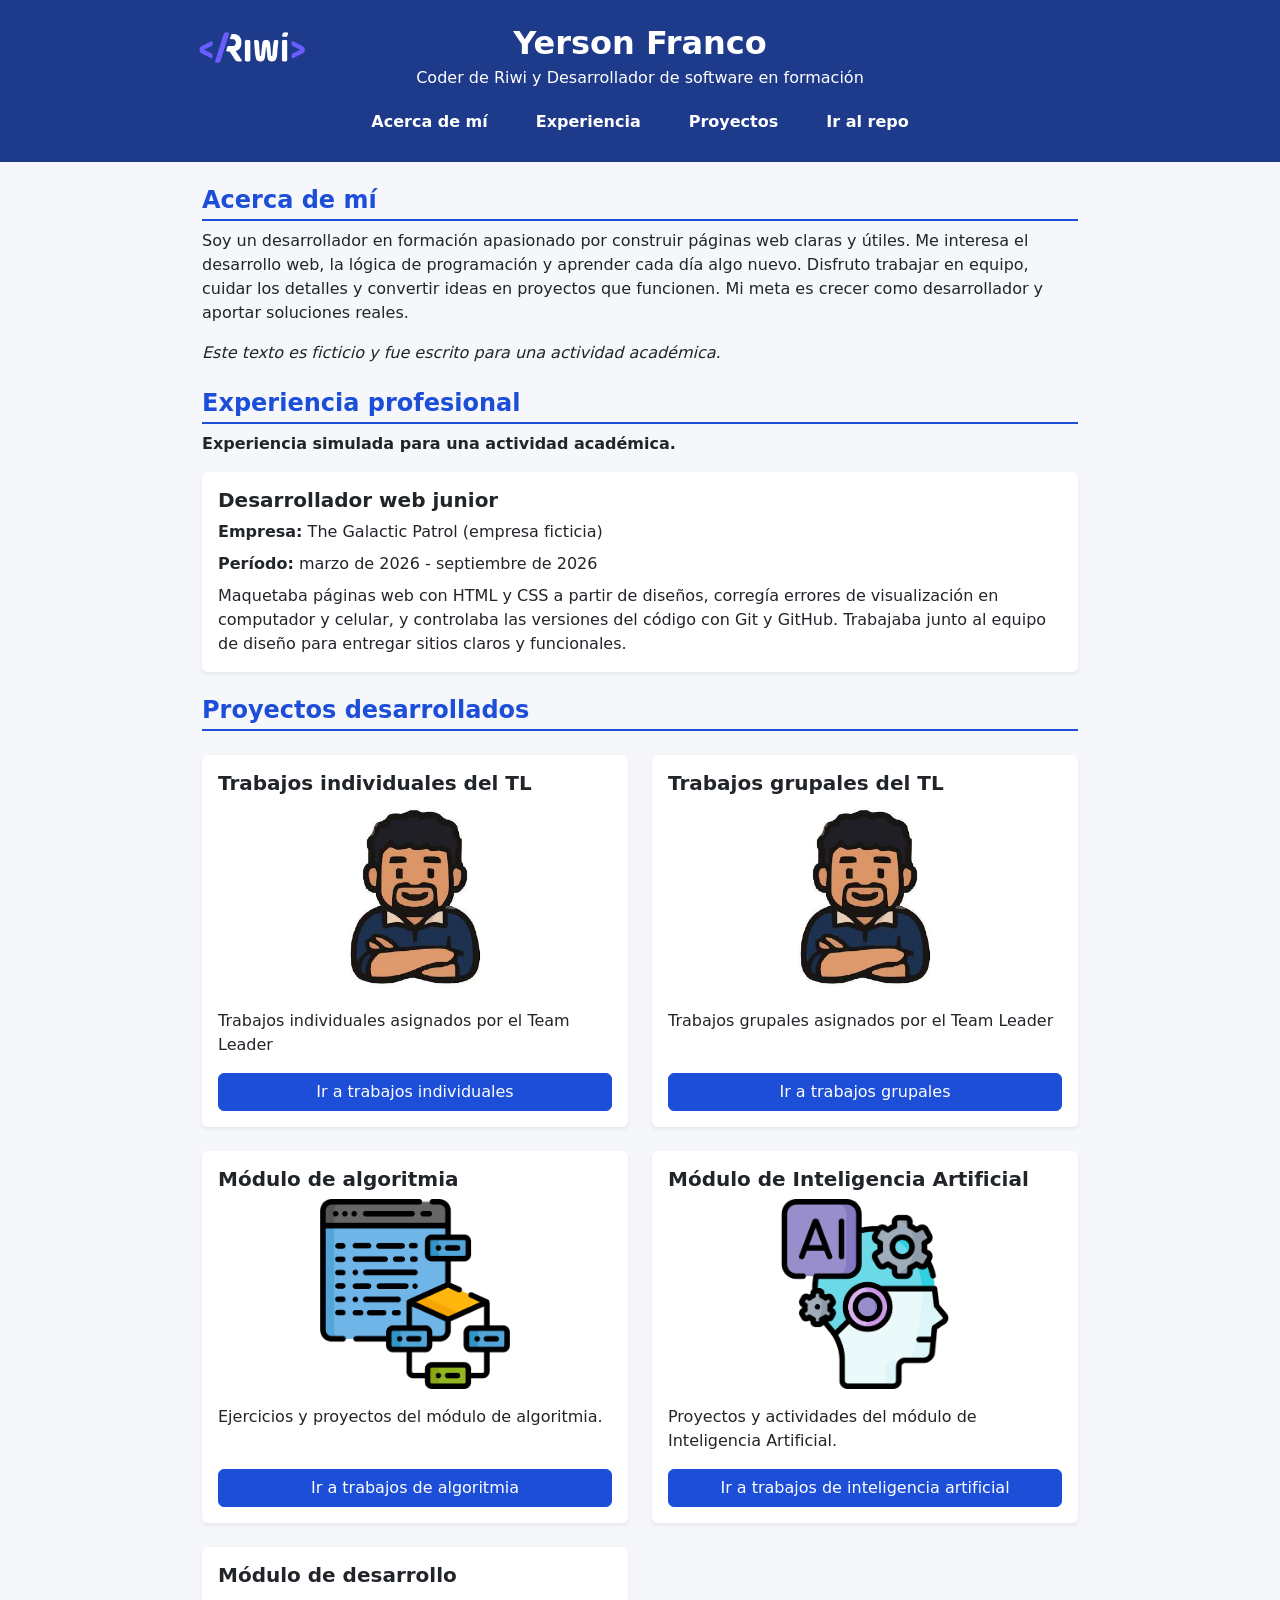
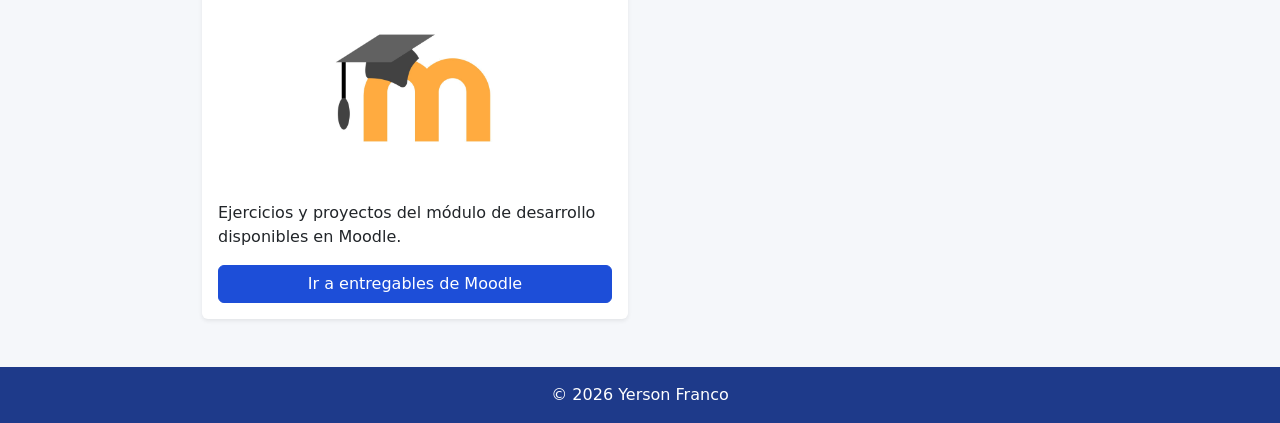
<file: index.html>
<!DOCTYPE html>
<html lang="es">

<head>
  <meta charset="UTF-8">
  <meta name="viewport" content="width=device-width, initial-scale=1.0">
  <meta name="description"
    content="Portafolio de Yerson Franco, desarrollador de software en formación: presentación, experiencia y proyectos.">
  <title>Yerson Franco | Portafolio de desarrollo de software</title>
  <link href="https://cdn.jsdelivr.net/npm/bootstrap@5.3.3/dist/css/bootstrap.min.css" rel="stylesheet">
  <link rel="stylesheet" href="css/style.css">

</head>

<body style="background-color: #f5f7fa;">

  <header class="bg-oscuro text-white text-center py-4 px-3 site-header">
    <div class="site-header-brand">
      <img class="riwi-logo" src="img/riwi.png" alt="Logo de Riwi">
      <div>
        <h1 class="h2 fw-bold mb-1">Yerson Franco</h1>
        <p class="mb-3">Coder de Riwi y Desarrollador de software en formación</p>
      </div>
    </div>
    <nav class="nav justify-content-center gap-3">
      <a class="nav-link text-white fw-bold py-1" href="#acerca">Acerca de mí</a>
      <a class="nav-link text-white fw-bold py-1" href="#experiencia">Experiencia</a>
      <a class="nav-link text-white fw-bold py-1" href="#proyectos">Proyectos</a>
      <a class="nav-link text-white fw-bold py-1" href="https://github.com/YersonFranco/Portafolio-web" target="_blank"
        rel="noopener noreferrer">Ir al repo</a>
    </nav>
  </header>

  <main class="container py-4" style="max-width: 900px;">

    <section id="acerca" class="mb-4">
      <h2 class="h4 fw-bold text-primary border-bottom border-primary border-2 pb-1">Acerca de mí</h2>
      <p>Soy un desarrollador en formación apasionado por construir páginas web claras y útiles. Me interesa el
        desarrollo web, la lógica de programación y aprender cada día algo nuevo. Disfruto trabajar en equipo, cuidar
        los detalles y convertir ideas en proyectos que funcionen. Mi meta es crecer como desarrollador y aportar
        soluciones reales.</p>
      <p><em>Este texto es ficticio y fue escrito para una actividad académica.</em></p>
    </section>

    <section id="experiencia" class="mb-4">
      <h2 class="h4 fw-bold text-primary border-bottom border-primary border-2 pb-1">Experiencia profesional</h2>
      <p><strong>Experiencia simulada para una actividad académica.</strong></p>

      <article class="card border-0 shadow-sm">
        <div class="card-body p-3">
          <h3 class="h5 fw-bold">Desarrollador web junior</h3>
          <p class="mb-2"><strong>Empresa:</strong> The Galactic Patrol (empresa ficticia)</p>
          <p class="mb-2"><strong>Período:</strong> marzo de 2026 - septiembre de 2026</p>
          <p class="mb-0">Maquetaba páginas web con HTML y CSS a partir de diseños, corregía errores de visualización
            en computador y celular, y controlaba las versiones del código con Git y GitHub. Trabajaba junto al
            equipo de diseño para entregar sitios claros y funcionales.</p>
        </div>
      </article>
    </section>

    <section id="proyectos" class="mb-4">
      <h2 class="h4 fw-bold text-primary border-bottom border-primary border-2 pb-1 mb-4">Proyectos desarrollados
      </h2>

      <div class="row row-cols-1 row-cols-md-2 g-4">

        <div class="col">
          <article class="card h-100 border-0 shadow-sm">
            <div class="card-body p-3 d-flex flex-column">
              <h3 class="h5 fw-bold">Trabajos individuales del TL</h3>
              <img src="img/tl.png" class="img-fluid rounded mb-3 portfolio-thumbnail" alt="Logo del Team Leader">
              <p>Trabajos individuales asignados por el Team Leader</p>
              <div class="d-flex flex-wrap gap-2 mt-auto">
                <a class="btn btn-primary flex-fill" href="pages/individual.html" rel="noopener noreferrer">Ir a
                  trabajos individuales</a>
              </div>
            </div>
          </article>
        </div>

        <div class="col">
          <article class="card h-100 border-0 shadow-sm">
            <div class="card-body p-3 d-flex flex-column">
              <h3 class="h5 fw-bold">Trabajos grupales del TL</h3>
              <img src="img/tl.png" class="img-fluid rounded mb-3 portfolio-thumbnail" alt="Logo del Team Leader">
              <p>Trabajos grupales asignados por el Team Leader</p>
              <div class="d-flex flex-wrap gap-2 mt-auto">
                <a class="btn btn-primary flex-fill" href="pages/group.html" rel="noopener noreferrer">Ir a trabajos
                  grupales</a>
              </div>
            </div>
          </article>
        </div>

        <div class="col">
          <article class="card h-100 border-0 shadow-sm">
            <div class="card-body p-3 d-flex flex-column">
              <h3 class="h5 fw-bold">Módulo de algoritmia</h3>
              <img src="img/alg.png" class="img-fluid rounded mb-3 portfolio-thumbnail"
                alt="Logo del módulo de algoritmia">
              <p>Ejercicios y proyectos del módulo de algoritmia.</p>
              <div class="d-flex flex-wrap gap-2 mt-auto">
                <a class="btn btn-primary flex-fill" href="https://yersonfranco.github.io/algoritmia/">Ir a trabajos de
                  algoritmia</a>
              </div>
            </div>
          </article>
        </div>

        <div class="col">
          <article class="card h-100 border-0 shadow-sm">
            <div class="card-body p-3 d-flex flex-column">
              <h3 class="h5 fw-bold">Módulo de Inteligencia Artificial</h3>
              <img src="img/ia.png" class="img-fluid rounded mb-3 portfolio-thumbnail"
                alt="Icono del módulo de Inteligencia Artificial">
              <p>Proyectos y actividades del módulo de Inteligencia Artificial.</p>
              <div class="d-flex flex-wrap gap-2 mt-auto">
                <a class="btn btn-primary flex-fill"
                  href="https://yersonfranco.github.io/inteligencia_artificial/index.html">Ir a trabajos de inteligencia artificial</a>
              </div>
            </div>
          </article>
        </div>

        <div class="col">
          <article class="card h-100 border-0 shadow-sm">
            <div class="card-body p-3 d-flex flex-column">
              <h3 class="h5 fw-bold">Módulo de desarrollo</h3>
              <img src="img/moodle.png" class="img-fluid rounded mb-3 portfolio-thumbnail"
                alt="Icono de Moodle para el módulo de desarrollo">
              <p>Ejercicios y proyectos del módulo de desarrollo disponibles en Moodle.</p>
              <div class="d-flex flex-wrap gap-2 mt-auto">
                <a class="btn btn-primary flex-fill" href="pages/desarrollo.html">Ir a entregables de Moodle</a>
              </div>
            </div>
          </article>
        </div>
      </div>
    </section>
  </main>

  <footer class="bg-oscuro text-white text-center py-3">
    <p class="mb-0">© 2026 Yerson Franco</p>
  </footer>

</body>

</html>
</file>
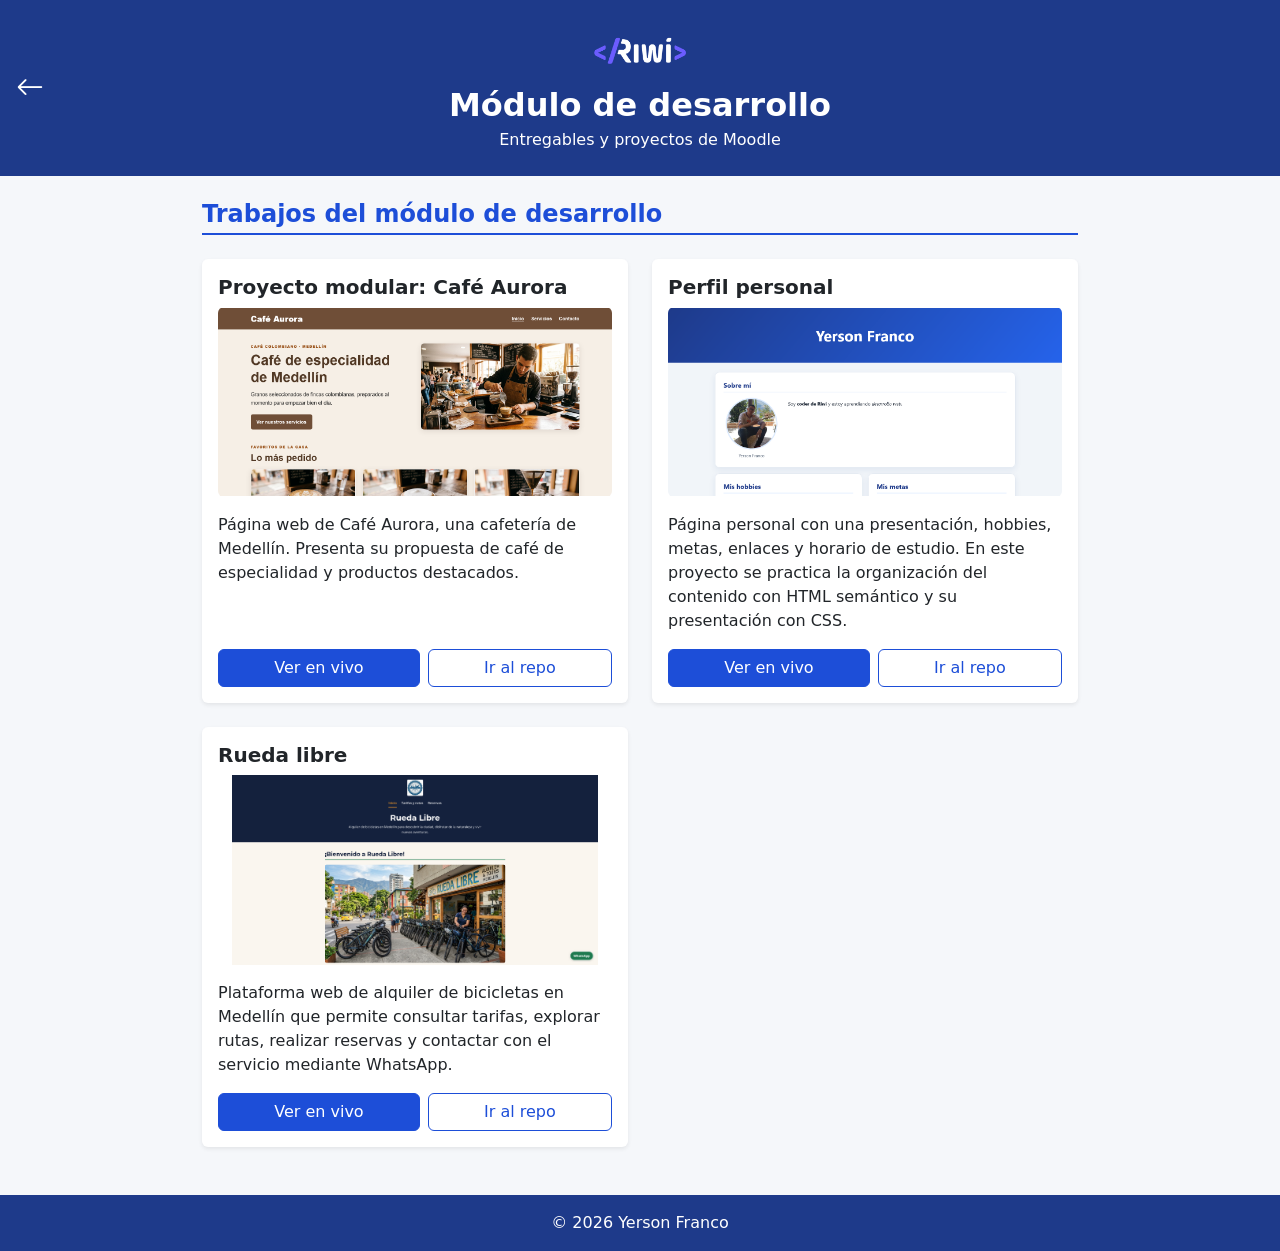
<file: pages/desarrollo.html>
<!DOCTYPE html>
<html lang="es">

<head>
  <meta charset="UTF-8">
  <meta name="viewport" content="width=device-width, initial-scale=1.0">
  <meta name="description" content="Entregables de Moodle del módulo de desarrollo de Yerson Franco.">
  <title>Módulo de desarrollo | Yerson Franco</title>
  <link href="https://cdn.jsdelivr.net/npm/bootstrap@5.3.3/dist/css/bootstrap.min.css" rel="stylesheet">
  <link href="https://cdn.jsdelivr.net/npm/bootstrap-icons@1.11.3/font/bootstrap-icons.min.css" rel="stylesheet">
  <link rel="stylesheet" href="../css/style.css">
</head>

<body style="background-color: #f5f7fa;">
  <header class="bg-oscuro text-white text-center py-4 px-3 position-relative">
    <a href="../index.html" class="position-absolute top-50 start-0 translate-middle-y ms-3 text-white fs-3"
      aria-label="Volver al inicio">
      <i class="bi bi-arrow-left"></i>
    </a>
    <img class="riwi-logo-subpage" src="../img/riwi.png" alt="Logo de Riwi">
    <h1 class="h2 fw-bold mb-1">Módulo de desarrollo</h1>
    <p class="mb-0">Entregables y proyectos de Moodle</p>
  </header>

  <main class="container py-4" style="max-width: 900px;">
    <section id="proyectos" class="mb-4">
      <h2 class="h4 fw-bold text-primary border-bottom border-primary border-2 pb-1 mb-4">
        Trabajos del módulo de desarrollo
      </h2>
      <div class="row row-cols-1 row-cols-md-2 g-4">
        <div class="col">
          <article class="card h-100 border-0 shadow-sm">
            <div class="card-body p-3 d-flex flex-column">
              <h3 class="h5 fw-bold">Proyecto modular: Café Aurora</h3>
              <img src="../img/proyecto-modular.png" class="img-fluid rounded mb-3 portfolio-thumbnail"
                alt="Captura de Café Aurora, una página de café de especialidad con productos destacados">
              <p>Página web de Café Aurora, una cafetería de Medellín. Presenta su propuesta de café de especialidad
                y productos destacados.</p>
              <div class="d-flex flex-wrap gap-2 mt-auto">
                <a class="btn btn-primary flex-fill" href="https://yersonfranco.github.io/proyecto-modular/"
                  target="_blank" rel="noopener noreferrer">Ver en vivo</a>
                <a class="btn btn-outline-primary flex-fill" href="https://github.com/YersonFranco/proyecto-modular"
                  target="_blank" rel="noopener noreferrer">Ir al repo</a>
              </div>
            </div>
          </article>
        </div>

        <div class="col">
          <article class="card h-100 border-0 shadow-sm">
            <div class="card-body p-3 d-flex flex-column">
              <h3 class="h5 fw-bold">Perfil personal</h3>
              <img src="../img/perfil-personal.png" class="img-fluid rounded mb-3 portfolio-thumbnail"
                alt="Captura del perfil personal de Yerson Franco, con sus hobbies, metas y horario de estudio">
              <p>Página personal con una presentación, hobbies, metas, enlaces y horario de estudio. En este
                proyecto se practica la organización del contenido con HTML semántico y su presentación con CSS.</p>
              <div class="d-flex flex-wrap gap-2 mt-auto">
                <a class="btn btn-primary flex-fill" href="https://yersonfranco.github.io/perfil-personal/"
                  target="_blank" rel="noopener noreferrer">Ver en vivo</a>
                <a class="btn btn-outline-primary flex-fill" href="https://github.com/YersonFranco/perfil-personal"
                  target="_blank" rel="noopener noreferrer">Ir al repo</a>
              </div>
            </div>
          </article>
        </div>

        <div class="col">
          <article class="card h-100 border-0 shadow-sm">
            <div class="card-body p-3 d-flex flex-column">
              <h3 class="h5 fw-bold">Rueda libre</h3>
              <img src="../img/rueda-libre.png" class="img-fluid rounded mb-3 portfolio-thumbnail"
                alt="Captura del proyecto Rueda libre, una página de alquiler de bicicletas en Medellín">
              <p>Plataforma web de alquiler de bicicletas en Medellín que permite consultar tarifas, explorar rutas,
                realizar reservas y contactar con el servicio mediante WhatsApp.</p>
              <div class="d-flex flex-wrap gap-2 mt-auto">
                <a class="btn btn-primary flex-fill" href="https://yersonfranco.github.io/rueda-libre/"
                  target="_blank" rel="noopener noreferrer">Ver en vivo</a>
                <a class="btn btn-outline-primary flex-fill" href="https://github.com/YersonFranco/rueda-libre"
                  target="_blank" rel="noopener noreferrer">Ir al repo</a>
              </div>
            </div>
          </article>
        </div>
      </div>
    </section>
  </main>

  <footer class="bg-oscuro text-white text-center py-3">
    <p class="mb-0">© 2026 Yerson Franco</p>
  </footer>
</body>

</html>
</file>
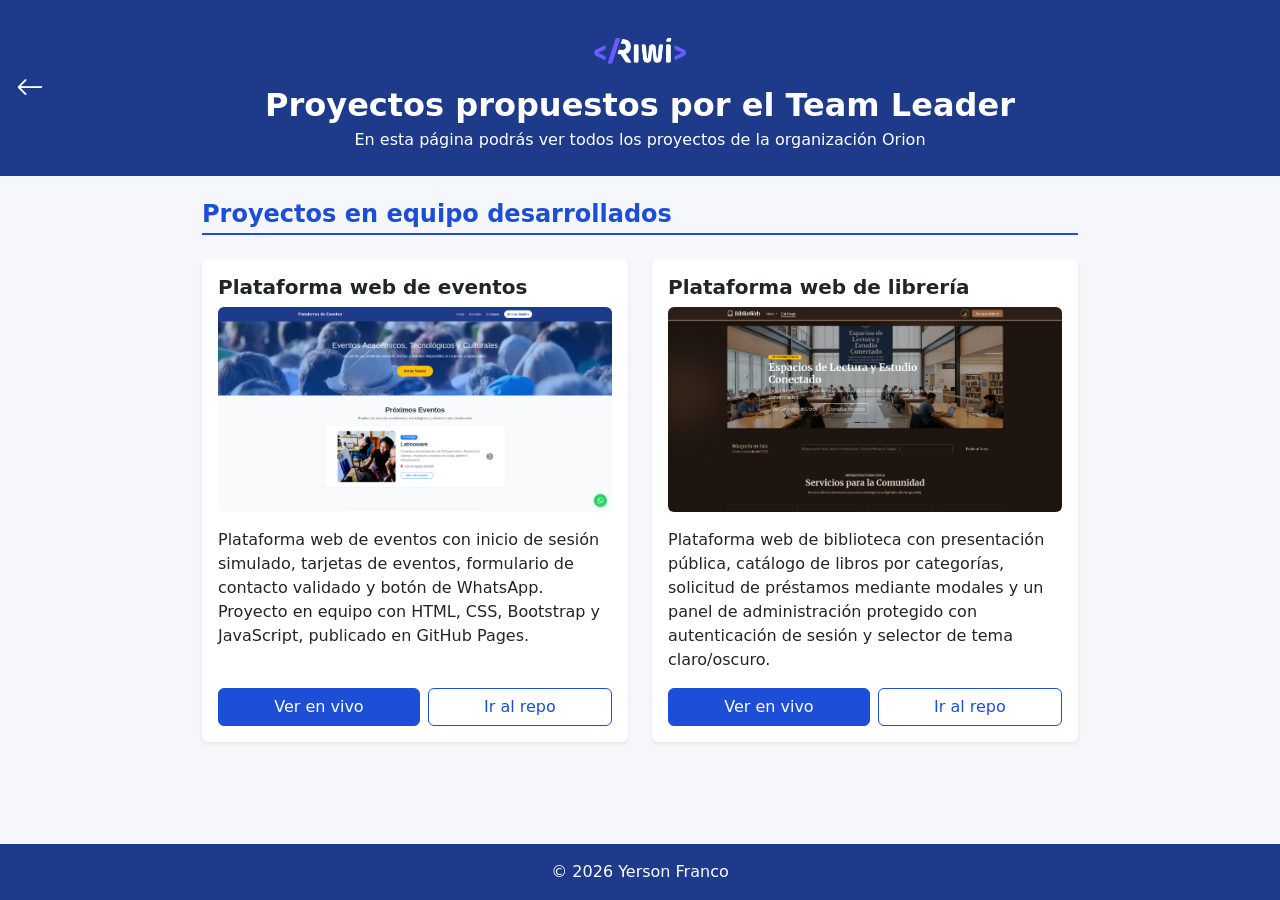
<file: pages/group.html>
<!DOCTYPE html>
<html lang="es">

<head>
    <meta charset="UTF-8">
    <meta name="viewport" content="width=device-width, initial-scale=1.0">
    <meta name="description"
        content="Portafolio de Yerson Franco, desarrollador de software en formación: presentación, experiencia y proyectos.">
    <title>Proyectos en equipo | Yerson Franco</title>
    <link href="https://cdn.jsdelivr.net/npm/bootstrap@5.3.3/dist/css/bootstrap.min.css" rel="stylesheet">
    <link href="https://cdn.jsdelivr.net/npm/bootstrap-icons@1.11.3/font/bootstrap-icons.min.css" rel="stylesheet">
    <link rel="stylesheet" href="../css/style.css">
</head>

<body style="background-color: #f5f7fa;">

    <header class="bg-oscuro text-white text-center py-4 px-3 position-relative">

        <a href="../index.html" class="position-absolute top-50 start-0 translate-middle-y ms-3 text-white fs-3"
            aria-label="Volver al inicio">
            <i class="bi bi-arrow-left"></i>
        </a>

        <img class="riwi-logo-subpage" src="../img/riwi.png" alt="Logo de Riwi">
        <h1 class="h2 fw-bold mb-1">Proyectos propuestos por el Team Leader</h1>
        <p class="mb-0">En esta página podrás ver todos los proyectos de la organización Orion</p>

    </header>

    <main class="container py-4" style="max-width: 900px;">

        <section id="proyectos" class="mb-4">
            <h2 class="h4 fw-bold text-primary border-bottom border-primary border-2 pb-1 mb-4">Proyectos en equipo
                desarrollados
            </h2>

            <div class="row row-cols-1 row-cols-md-2 g-4">


                <div class="col">
                    <article class="card h-100 border-0 shadow-sm">
                        <div class="card-body p-3 d-flex flex-column">
                            <h3 class="h5 fw-bold">Plataforma web de eventos</h3>
                            <img src="../img/eventos.png" class="img-fluid rounded mb-3"
                                alt="Captura proyecto de plataforma de eventos">
                            <p>Plataforma web de eventos con inicio de sesión simulado, tarjetas de eventos, formulario
                                de contacto
                                validado y botón de WhatsApp. Proyecto en equipo con HTML, CSS, Bootstrap y JavaScript,
                                publicado en
                                GitHub Pages.</p>
                            <div class="d-flex flex-wrap gap-2 mt-auto">
                                <a class="btn btn-primary flex-fill"
                                    href="https://carolinnadev.github.io/trabajo_grupal/index.html" target="_blank"
                                    rel="noopener noreferrer">Ver en vivo</a>
                                <a class="btn btn-outline-primary flex-fill"
                                    href="https://github.com/carolinnadev/trabajo_grupal" target="_blank"
                                    rel="noopener noreferrer">Ir al repo</a>
                            </div>
                        </div>
                    </article>
                </div>

                <div class="col">
                    <article class="card h-100 border-0 shadow-sm">
                        <div class="card-body p-3 d-flex flex-column">
                            <h3 class="h5 fw-bold">Plataforma web de librería</h3>
                            <img src="../img/libreria.png" class="img-fluid rounded mb-3"
                                alt="Captura proyecto librería">
                            <p>Plataforma web de biblioteca con presentación pública, catálogo de libros
                                por
                                categorías, solicitud de préstamos mediante modales y un panel de administración
                                protegido con
                                autenticación de sesión y selector de tema claro/oscuro.</p>
                            <div class="d-flex flex-wrap gap-2 mt-auto">
                                <a class="btn btn-primary flex-fill"
                                    href="https://c8-orion.github.io/libreria_bootstrap/" target="_blank"
                                    rel="noopener noreferrer">Ver en vivo</a>
                                <a class="btn btn-outline-primary flex-fill"
                                    href="https://github.com/C8-Orion/libreria_bootstrap" target="_blank"
                                    rel="noopener noreferrer">Ir al repo</a>
                            </div>
                        </div>
                    </article>
                </div>

            </div>
        </section>

    </main>

    <footer class="bg-oscuro text-white text-center py-3">
        <p class="mb-0">© 2026 Yerson Franco</p>
    </footer>

</body>

</html>
</file>
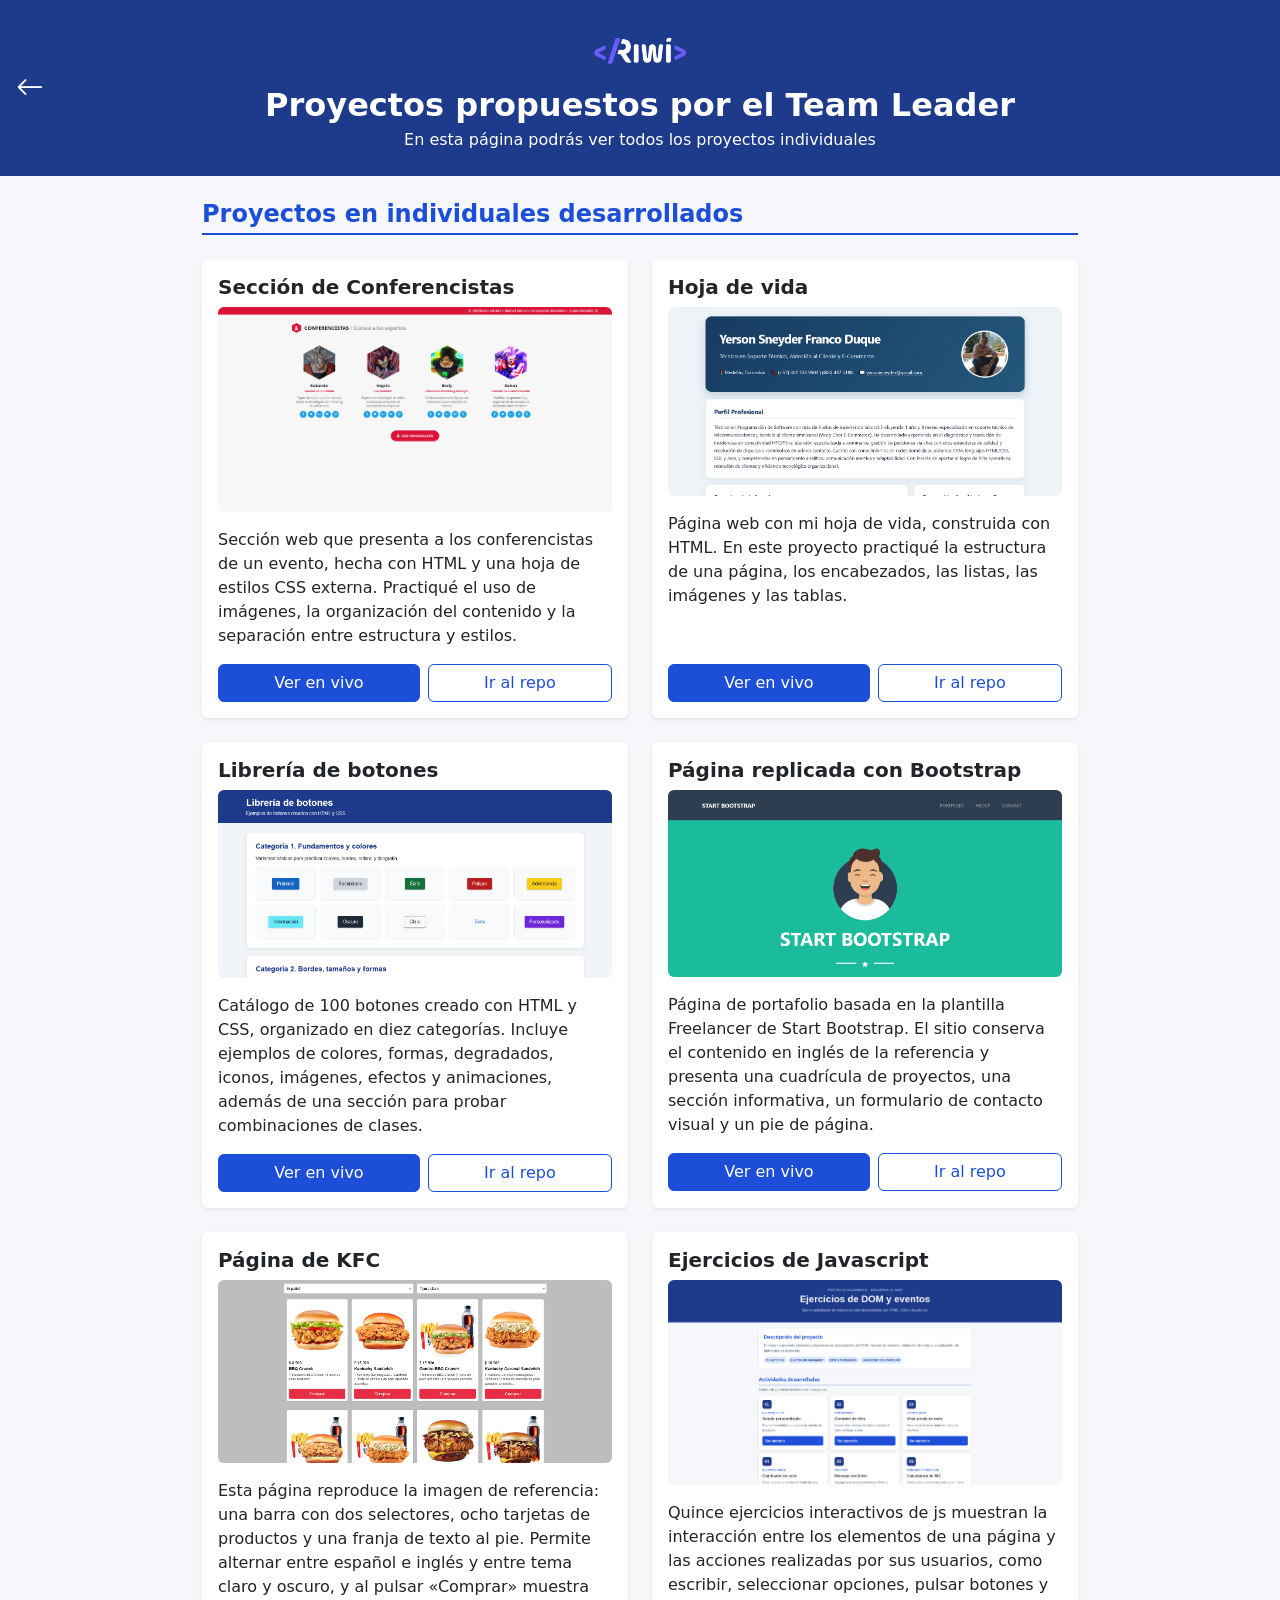
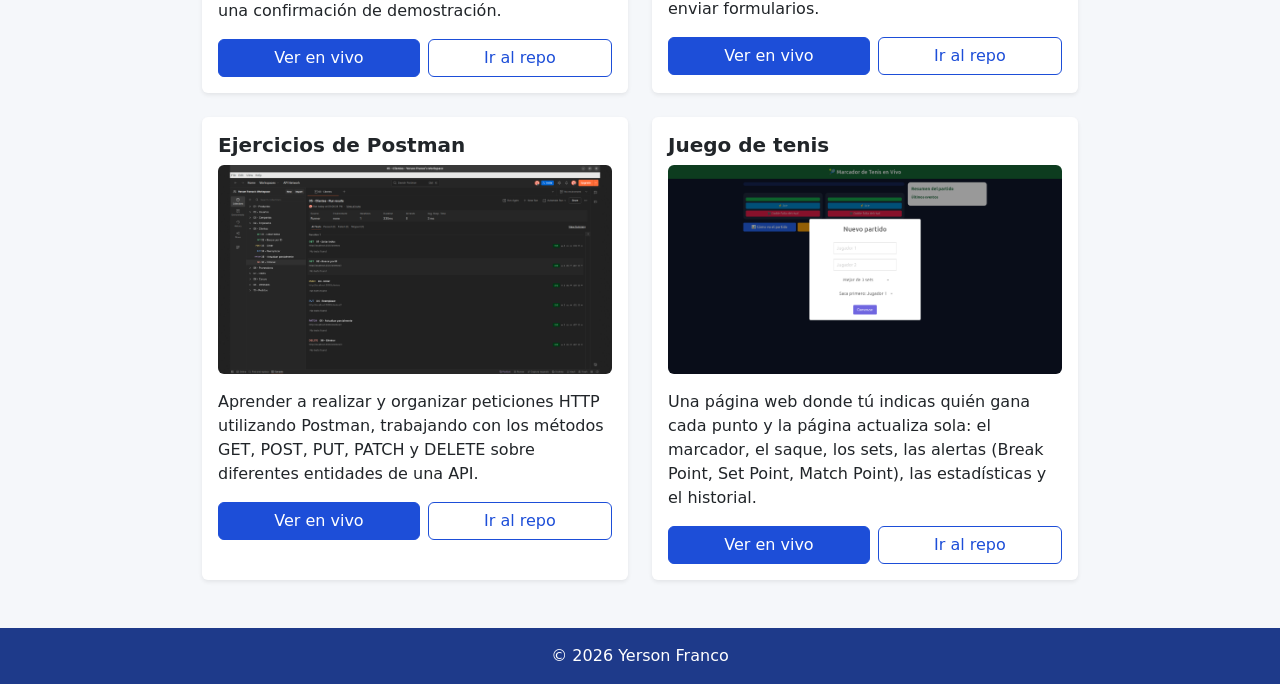
<file: pages/individual.html>
<!DOCTYPE html>
<html lang="es">

<head>
    <meta charset="UTF-8">
    <meta name="viewport" content="width=device-width, initial-scale=1.0">
    <meta name="description"
        content="Portafolio de Yerson Franco, desarrollador de software en formación: presentación, experiencia y proyectos.">
    <title>Proyectos en equipo | Yerson Franco</title>
    <link href="https://cdn.jsdelivr.net/npm/bootstrap@5.3.3/dist/css/bootstrap.min.css" rel="stylesheet">
    <link href="https://cdn.jsdelivr.net/npm/bootstrap-icons@1.11.3/font/bootstrap-icons.min.css" rel="stylesheet">
    <link rel="stylesheet" href="../css/style.css">
</head>

<body style="background-color: #f5f7fa;">

    <header class="bg-oscuro text-white text-center py-4 px-3 position-relative">

        <a href="../index.html" class="position-absolute top-50 start-0 translate-middle-y ms-3 text-white fs-3"
            aria-label="Volver al inicio">
            <i class="bi bi-arrow-left"></i>
        </a>

        <img class="riwi-logo-subpage" src="../img/riwi.png" alt="Logo de Riwi">
        <h1 class="h2 fw-bold mb-1">Proyectos propuestos por el Team Leader</h1>
        <p class="mb-0">En esta página podrás ver todos los proyectos individuales</p>

    </header>

    <main class="container py-4" style="max-width: 900px;">

        <section id="proyectos" class="mb-4">
            <h2 class="h4 fw-bold text-primary border-bottom border-primary border-2 pb-1 mb-4">Proyectos en
                individuales desarrollados
            </h2>

            <div class="row row-cols-1 row-cols-md-2 g-4">

                <div class="col">
                    <article class="card h-100 border-0 shadow-sm">
                        <div class="card-body p-3 d-flex flex-column">
                            <h3 class="h5 fw-bold">Sección de Conferencistas</h3>
                            <img src="../img/conferencia.png" class="img-fluid rounded mb-3"
                                alt="Captura de pantalla de la sección de conferencistas, con las fotos y los datos de cada invitado">
                            <p>Sección web que presenta a los conferencistas de un evento, hecha con HTML y una hoja de
                                estilos CSS
                                externa. Practiqué el uso de imágenes, la organización del contenido y la separación
                                entre estructura
                                y estilos.</p>
                            <div class="d-flex flex-wrap gap-2 mt-auto">
                                <a class="btn btn-primary flex-fill" href="https://yersonfranco.github.io/Eventos/"
                                    target="_blank" rel="noopener noreferrer">Ver en vivo</a>
                                <a class="btn btn-outline-primary flex-fill"
                                    href="https://github.com/YersonFranco/Eventos" target="_blank"
                                    rel="noopener noreferrer">Ir al repo</a>
                            </div>
                        </div>
                    </article>
                </div>

                <div class="col">
                    <article class="card h-100 border-0 shadow-sm">
                        <div class="card-body p-3 d-flex flex-column">
                            <h3 class="h5 fw-bold">Hoja de vida</h3>
                            <img src="../img/hoja-de-vida.png" class="img-fluid rounded mb-3"
                                alt="Captura de pantalla del proyecto Hoja de vida, con mi foto de perfil y mi información personal">
                            <p>Página web con mi hoja de vida, construida con HTML. En este proyecto practiqué la
                                estructura de una
                                página, los encabezados, las listas, las imágenes y las tablas.</p>
                            <div class="d-flex flex-wrap gap-2 mt-auto">
                                <a class="btn btn-primary flex-fill" href="https://yersonfranco.github.io/Hoja-de-vida/"
                                    target="_blank" rel="noopener noreferrer">Ver en vivo</a>
                                <a class="btn btn-outline-primary flex-fill"
                                    href="https://github.com/YersonFranco/Hoja-de-vida" target="_blank"
                                    rel="noopener noreferrer">Ir al repo</a>
                            </div>
                        </div>
                    </article>
                </div>

                <div class="col">
                    <article class="card h-100 border-0 shadow-sm">
                        <div class="card-body p-3">
                            <h3 class="h5 fw-bold">Librería de botones</h3>
                            <img src="../img/botones.png" class="img-fluid rounded mb-3"
                                alt="Captura de la librería de botones, organizada en categorías con ejemplos de estilos y efectos">
                            <p>Catálogo de 100 botones creado con HTML y CSS, organizado en diez categorías. Incluye
                                ejemplos de
                                colores, formas, degradados, iconos, imágenes, efectos y animaciones, además de una
                                sección para
                                probar combinaciones de clases.</p>
                            <div class="d-flex flex-wrap gap-2">
                                <a class="btn btn-primary flex-fill"
                                    href="https://yersonfranco.github.io/libreria-botones/" target="_blank"
                                    rel="noopener noreferrer">Ver en vivo</a>
                                <a class="btn btn-outline-primary flex-fill"
                                    href="https://github.com/YersonFranco/libreria-botones" target="_blank"
                                    rel="noopener noreferrer">Ir al repo</a>
                            </div>
                        </div>
                    </article>
                </div>

                <div class="col">
                    <article class="card h-100 border-0 shadow-sm">
                        <div class="card-body p-3">
                            <h3 class="h5 fw-bold">Página replicada con Bootstrap</h3>
                            <img src="../img/startbootstrap.png" class="img-fluid rounded mb-3"
                                alt="Captura de la página replicada con Bootstrap, mostrando una cuadrícula de proyectos y un formulario de contacto">
                            <p>Página de portafolio basada en la plantilla Freelancer de Start Bootstrap. El sitio
                                conserva el contenido en inglés de la referencia y presenta una cuadrícula de proyectos,
                                una sección informativa, un formulario de contacto visual y un pie de página.</p>
                            <div class="d-flex flex-wrap gap-2">
                                <a class="btn btn-primary flex-fill"
                                    href="https://yersonfranco.github.io/startbootstrap/" target="_blank"
                                    rel="noopener noreferrer">Ver en vivo</a>
                                <a class="btn btn-outline-primary flex-fill"
                                    href="https://github.com/YersonFranco/startbootstrap" target="_blank"
                                    rel="noopener noreferrer">Ir al repo</a>
                            </div>
                        </div>
                    </article>
                </div>
                <div class="col">
                    <article class="card h-100 border-0 shadow-sm">
                        <div class="card-body p-3">
                            <h3 class="h5 fw-bold">Página de KFC</h3>
                            <img src="../img/kfc.png" class="img-fluid rounded mb-3"
                                alt="Captura de la pagina de KFC replicada, mostrando una barra de navegación, ocho tarjetas de productos y un pie de página">
                            <p>Esta página reproduce la imagen de referencia: una barra con dos selectores, ocho
                                tarjetas de productos y una franja de texto al pie. Permite alternar entre español e
                                inglés y entre tema claro y oscuro, y al pulsar «Comprar» muestra una confirmación de
                                demostración.</p>
                            <div class="d-flex flex-wrap gap-2">
                                <a class="btn btn-primary flex-fill" href="https://yersonfranco.github.io/kfc/"
                                    target="_blank" rel="noopener noreferrer">Ver en vivo</a>
                                <a class="btn btn-outline-primary flex-fill" href="https://github.com/YersonFranco/kfc"
                                    target="_blank" rel="noopener noreferrer">Ir al repo</a>
                            </div>
                        </div>
                    </article>
                </div>
                <div class="col">
                    <article class="card h-100 border-0 shadow-sm">
                        <div class="card-body p-3">
                            <h3 class="h5 fw-bold">Ejercicios de Javascript</h3>
                            <img src="../img/js.png" class="img-fluid rounded mb-3"
                                alt="Captura de la pagina de KFC replicada, mostrando una barra de navegación, ocho tarjetas de productos y un pie de página">
                            <p>Quince ejercicios interactivos de js muestran la interacción entre los elementos de una
                                página y las
                                acciones realizadas por sus usuarios, como escribir, seleccionar opciones, pulsar
                                botones y enviar formularios.</p>
                            <div class="d-flex flex-wrap gap-2">
                                <a class="btn btn-primary flex-fill"
                                    href="https://yersonfranco.github.io/dom-eventos-javascript/" target="_blank"
                                    rel="noopener noreferrer">Ver en vivo</a>
                                <a class="btn btn-outline-primary flex-fill"
                                    href="https://github.com/YersonFranco/dom-eventos-javascript" target="_blank"
                                    rel="noopener noreferrer">Ir al repo</a>
                            </div>
                        </div>
                    </article>
                </div>
                <div class="col">
                    <article class="card h-100 border-0 shadow-sm">
                        <div class="card-body p-3">
                            <h3 class="h5 fw-bold">Ejercicios de Postman</h3>
                            <img src="../img/postman.png" class="img-fluid rounded mb-3"
                                alt="Captura de la pagina de KFC replicada, mostrando una barra de navegación, ocho tarjetas de productos y un pie de página">
                            <p>Aprender a realizar y organizar peticiones HTTP utilizando Postman, trabajando con los
                                métodos GET, POST, PUT, PATCH y DELETE sobre diferentes entidades de una API.</p>
                            <div class="d-flex flex-wrap gap-2">
                                <a class="btn btn-primary flex-fill" href="https://yersonfranco.github.io/api-postman/"
                                    target="_blank" rel="noopener noreferrer">Ver en vivo</a>
                                <a class="btn btn-outline-primary flex-fill"
                                    href="https://github.com/YersonFranco/api-postman" target="_blank"
                                    rel="noopener noreferrer">Ir al repo</a>
                            </div>
                        </div>
                    </article>
                </div>
                <div class="col">
                    <article class="card h-100 border-0 shadow-sm">
                        <div class="card-body p-3">
                            <h3 class="h5 fw-bold">Juego de tenis</h3>
                            <img src="../img/tenis.png" class="img-fluid rounded mb-3"
                                alt="Captura de la pagina de KFC replicada, mostrando una barra de navegación, ocho tarjetas de productos y un pie de página">
                            <p>Una página web donde tú indicas quién gana cada punto y la página actualiza sola: el
                                marcador, el saque, los sets, las alertas (Break Point, Set Point, Match Point), las
                                estadísticas y el historial.</p>
                            <div class="d-flex flex-wrap gap-2">
                                <a class="btn btn-primary flex-fill" href="https://yersonfranco.github.io/juego_tenis/"
                                    target="_blank" rel="noopener noreferrer">Ver en vivo</a>
                                <a class="btn btn-outline-primary flex-fill"
                                    href="https://github.com/YersonFranco/juego_tenis" target="_blank"
                                    rel="noopener noreferrer">Ir al repo</a>
                            </div>
                        </div>
                    </article>
                </div>
            </div>
        </section>
    </main>

    <footer class="bg-oscuro text-white text-center py-3">
        <p class="mb-0">© 2026 Yerson Franco</p>
    </footer>

</body>

</html>
</file>
<file: css/style.css>
:root {
  --bs-primary: #1d4ed8;
  --bs-primary-rgb: 29, 78, 216;
}

.bg-oscuro {
  background-color: #1e3a8a;
}

.site-header-brand {
  position: relative;
  max-width: 900px;
  margin: 0 auto;
}

.riwi-logo {
  position: absolute;
  top: 50%;
  left: 0;
  width: 124px;
  height: 62px;
  object-fit: contain;
  transform: translateY(-65%);
}

.riwi-logo-subpage {
  display: block;
  width: 108px;
  height: 54px;
  margin: 0 auto 8px;
  object-fit: contain;
}

@media (max-width: 576px) {
  .riwi-logo {
    position: static;
    display: block;
    width: 112px;
    height: 56px;
    margin: 0 auto 12px;
    transform: none;
  }
}

.btn-primary {
  --bs-btn-bg: #1d4ed8;
  --bs-btn-border-color: #1d4ed8;
  --bs-btn-hover-bg: #1e3a8a;
  --bs-btn-hover-border-color: #1e3a8a;
  --bs-btn-active-bg: #1e3a8a;
  --bs-btn-active-border-color: #1e3a8a;
}

.btn-outline-primary {
  --bs-btn-color: #1d4ed8;
  --bs-btn-border-color: #1d4ed8;
  --bs-btn-hover-bg: #1e3a8a;
  --bs-btn-hover-border-color: #1e3a8a;
  --bs-btn-active-bg: #1e3a8a;
  --bs-btn-active-border-color: #1e3a8a;
}

.portfolio-thumbnail {
  display: block;
  width: 100%;
  height: 190px;
  object-fit: contain;
  object-position: center;
  margin-inline: auto;
}

@media (max-width: 576px) {
  .portfolio-thumbnail {
    height: 170px;
  }
}

html {
  height: 100%;
}

body {
  display: flex;
  flex-direction: column;
  min-height: 100%;
  margin: 0;
}

main {
  flex: 1;
  /* Esto hace que el contenido ocupe todo el espacio libre */
}

footer {
  margin-top: auto;
  /* Empuja el footer siempre al fondo */
}
</file>
